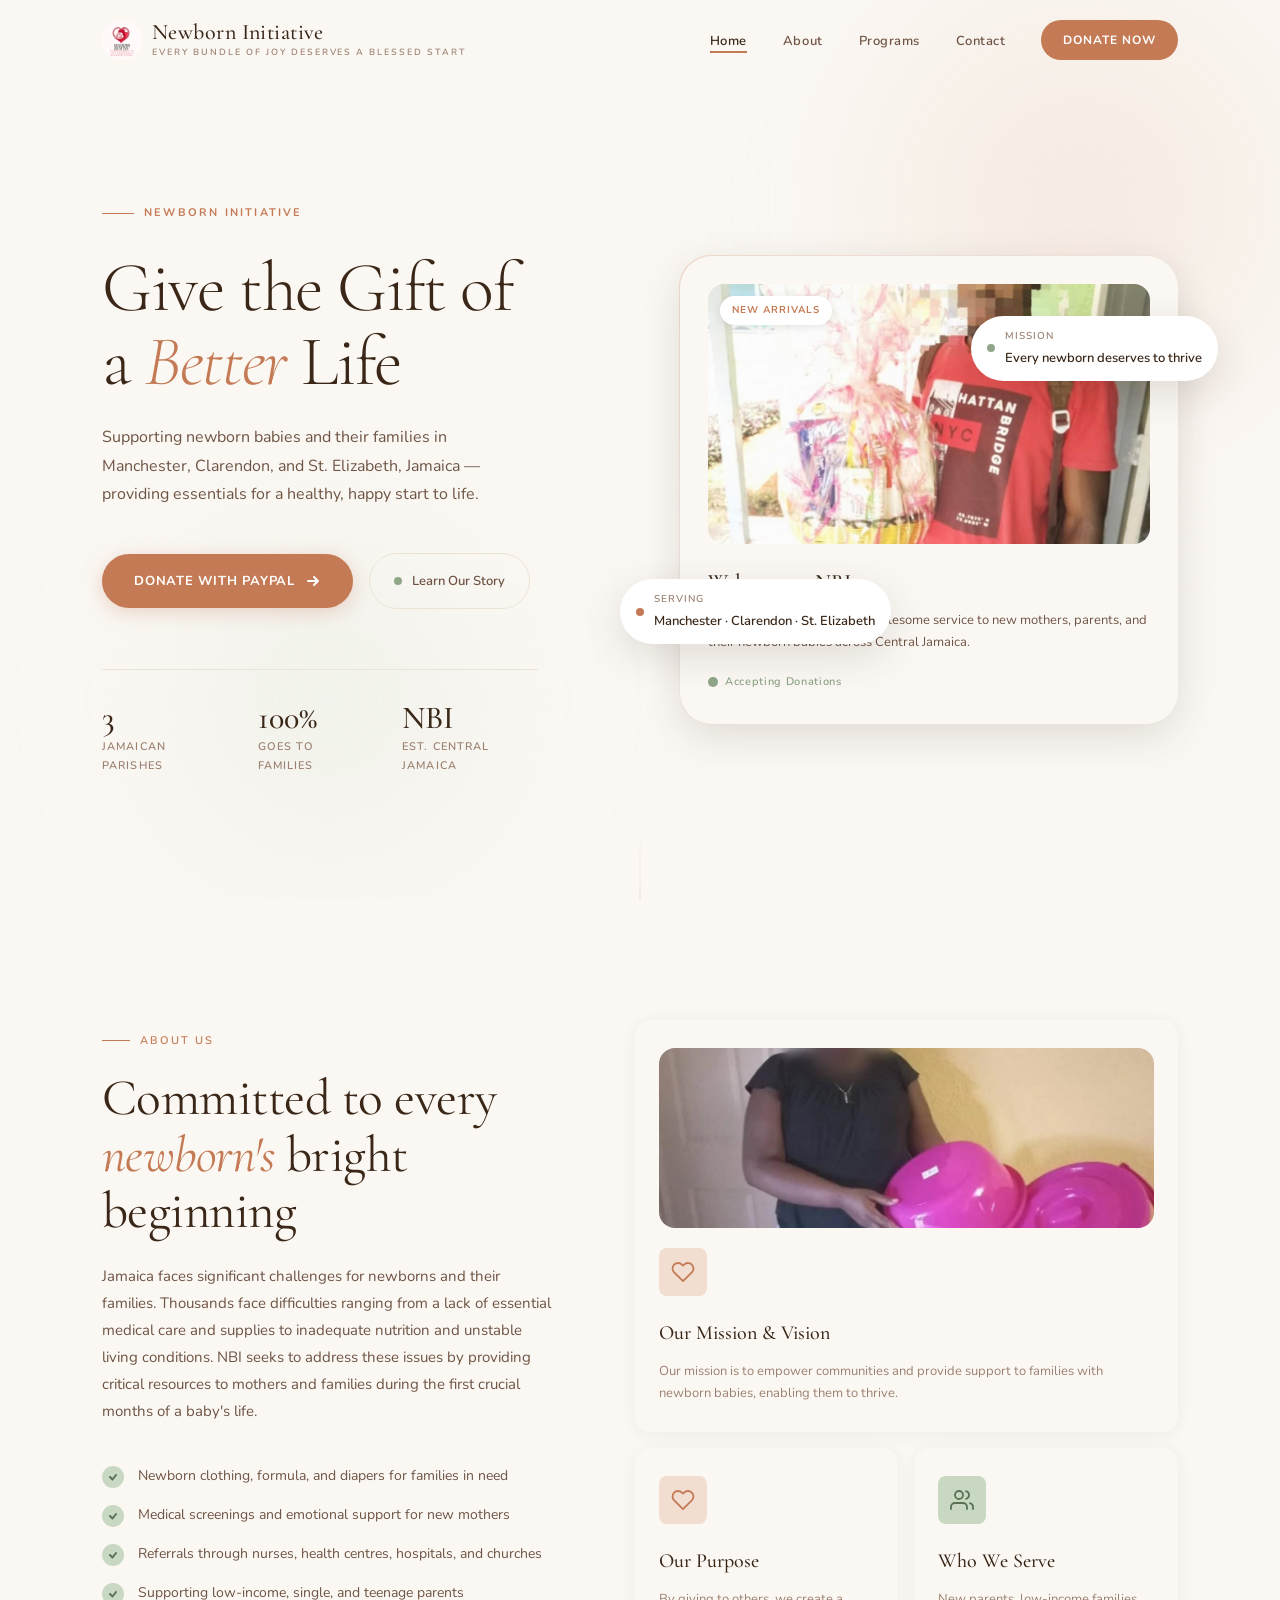
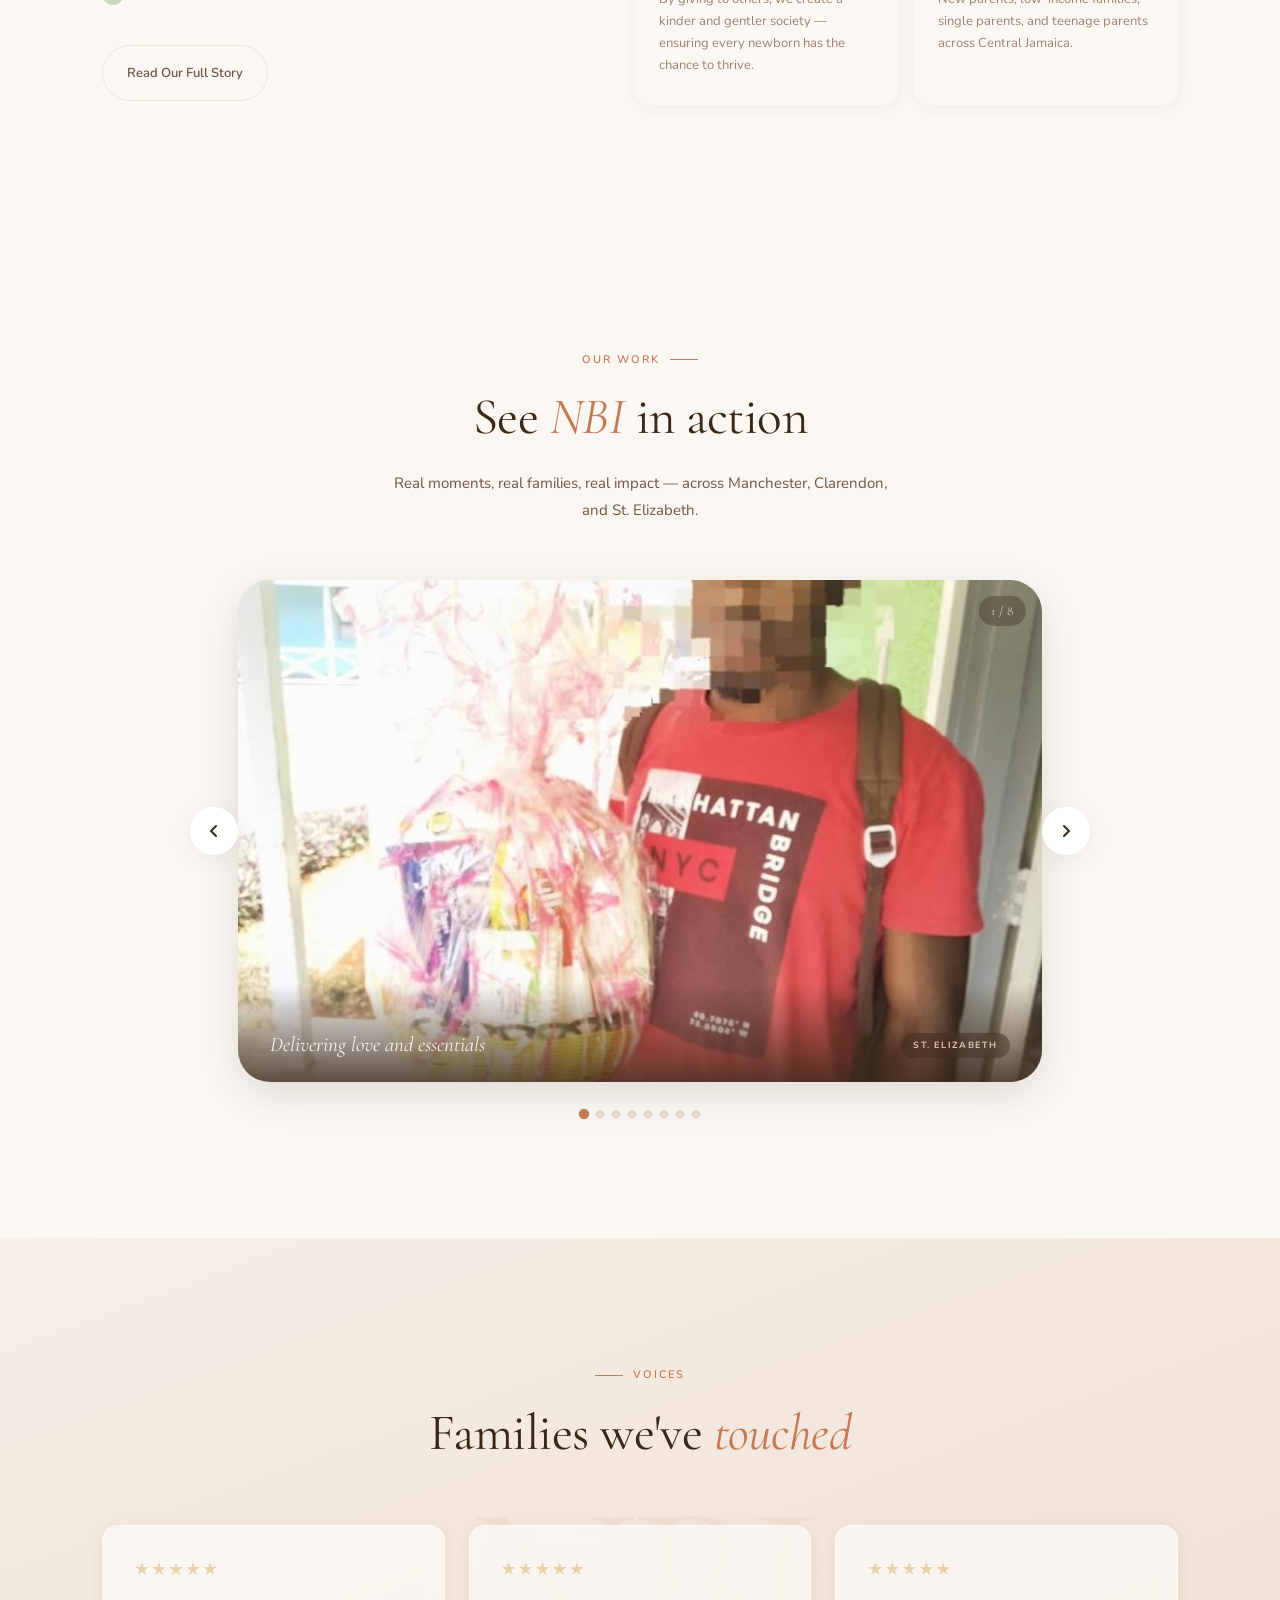
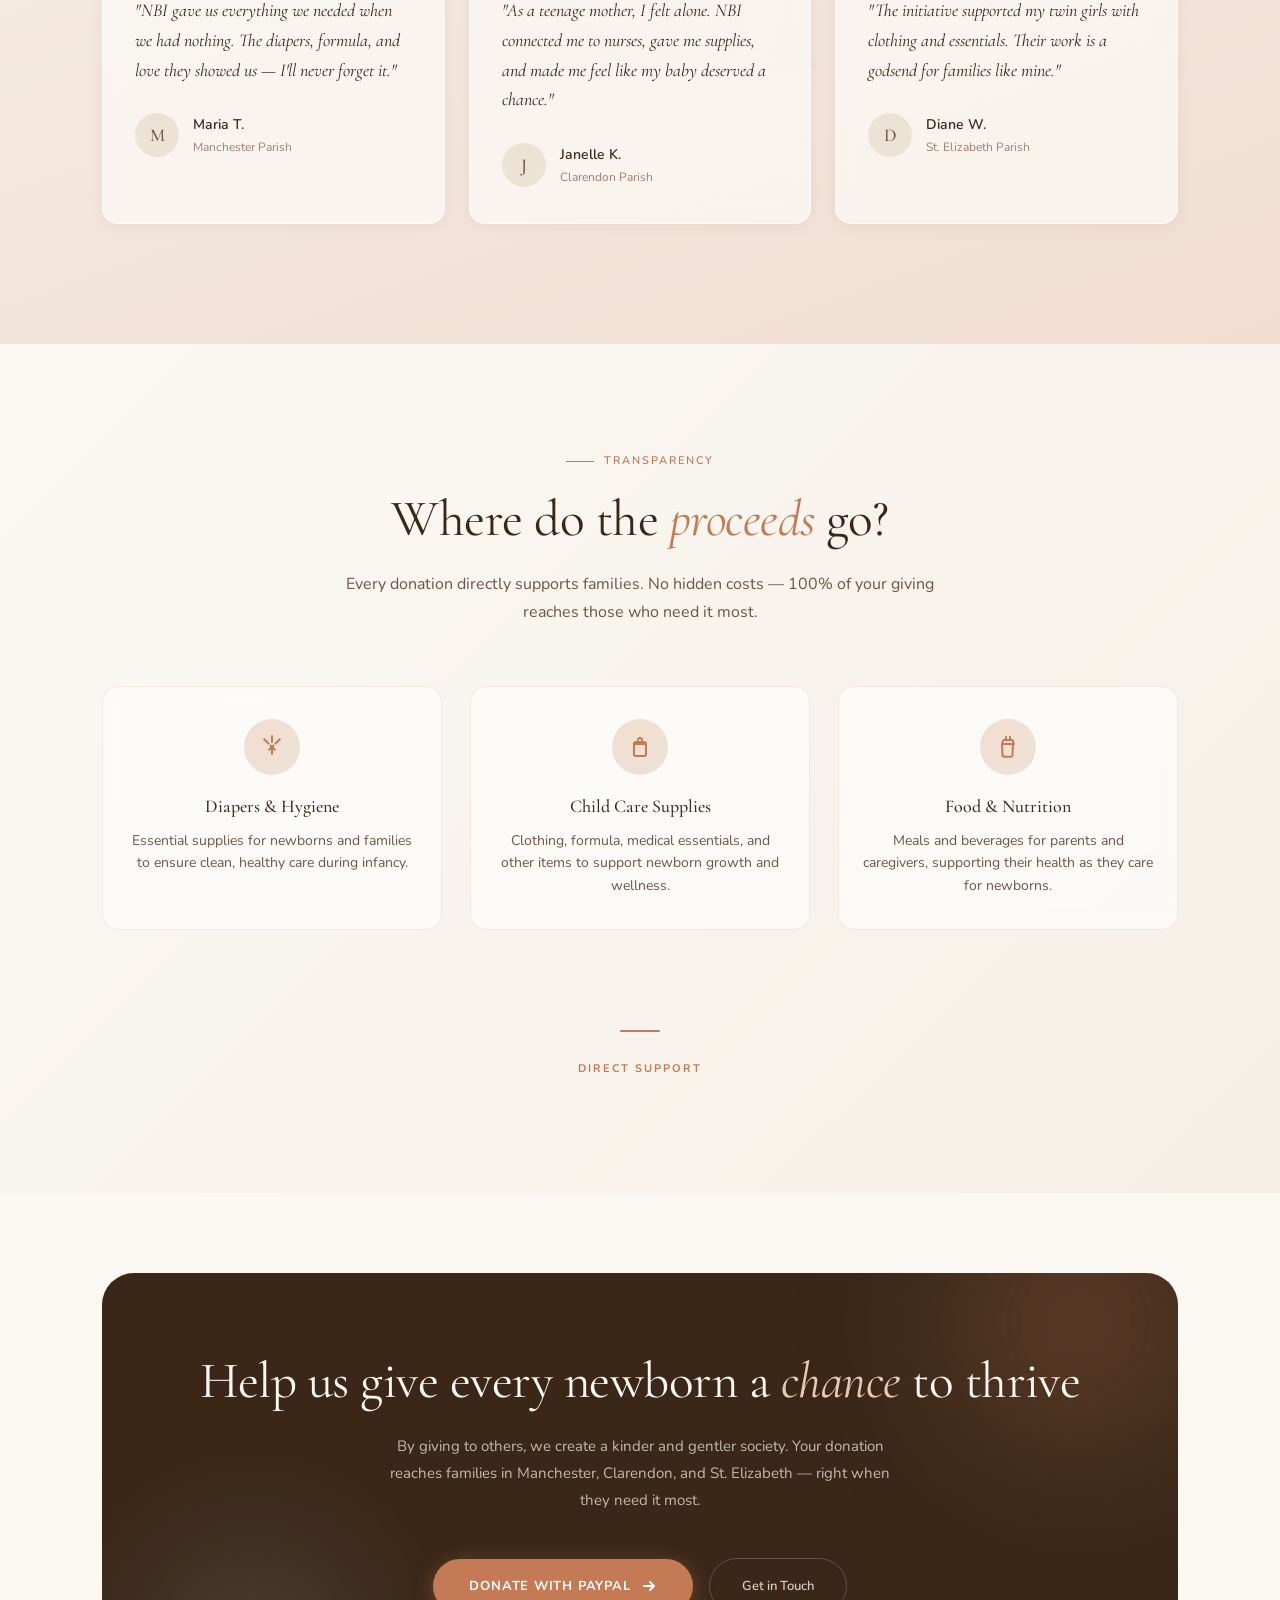
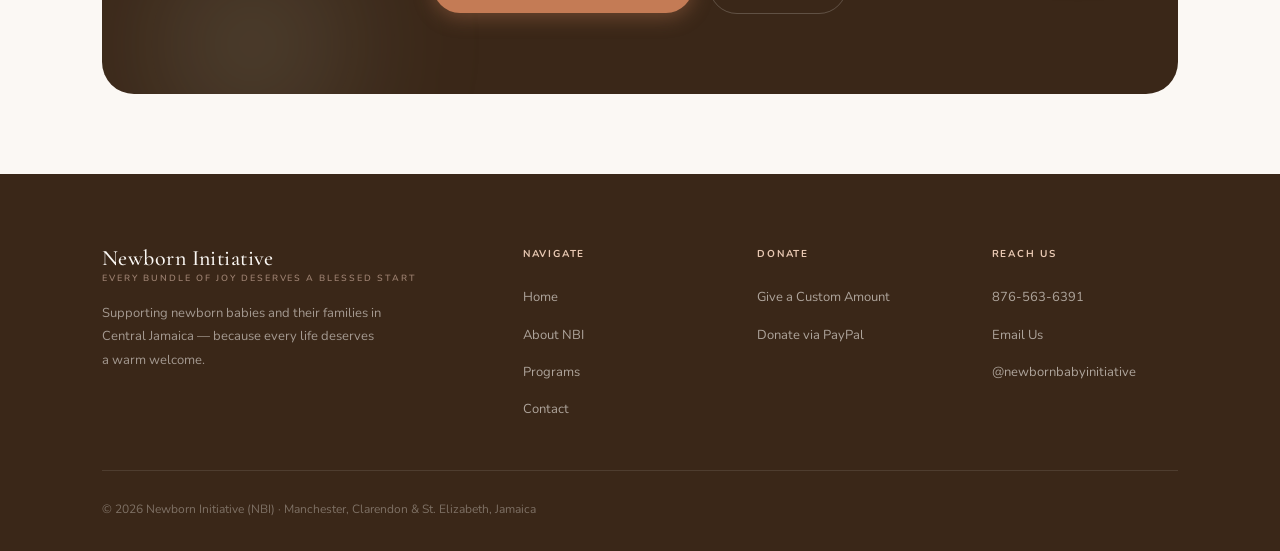
<file: index.html>
<!DOCTYPE html>
<html lang="en">
<head>
  <meta charset="UTF-8">
  <meta name="viewport" content="width=device-width, initial-scale=1.0">
  <meta name="theme-color" content="#C47B55">

  <!-- Primary SEO -->
  <title>Newborn Initiative Jamaica | NBI — Every Bundle Of Joy Deserves A Blessed Start</title>
  <meta name="description" content="Supporting newborn babies and families in Manchester, Clarendon &amp; St. Elizabeth, Jamaica. We provide essentials, formula, diapers and care. Every donation helps. Give today.">
  <meta name="keywords" content="newborn support Jamaica, newborn initiative Jamaica, NBI, newborn initiative, Manchester Jamaica, Clarendon Jamaica, St Elizabeth Jamaica, donate Jamaica charity">
  <link rel="canonical" href="https://jojo6550.github.io/newborn-baby-initiat/">

  <!-- Open Graph -->
  <meta property="og:type"        content="website">
  <meta property="og:site_name"   content="Newborn Initiative">
  <meta property="og:title"       content="Newborn Initiative Jamaica | NBI">
  <meta property="og:description" content="Supporting newborn babies and families in Manchester, Clarendon &amp; St. Elizabeth, Jamaica with essentials, formula and care. Donate today.">
  <meta property="og:url"         content="https://jojo6550.github.io/newborn-baby-initiat/">
  <meta property="og:image"       content="https://jojo6550.github.io/newborn-baby-initiat/images/icons/favicons/og-image.jpeg">
  <meta property="og:image:width"  content="1200">
  <meta property="og:image:height" content="630">
  <meta property="og:image:alt"   content="Newborn Initiative team delivering care packages in Jamaica">
  <meta property="og:locale"      content="en_JM">

  <!-- Twitter / X Card -->
  <meta name="twitter:card"        content="summary_large_image">
  <meta name="twitter:title"       content="Newborn Initiative Jamaica | NBI">
  <meta name="twitter:description" content="Supporting newborn babies and families in Manchester, Clarendon &amp; St. Elizabeth, Jamaica. Donate essentials and care today.">
  <meta name="twitter:image"       content="https://jojo6550.github.io/newborn-baby-initiat/images/icons/logo.jpeg">

  <!-- JSON-LD Structured Data -->
  <script type="application/ld+json">
  {
    "@context": "https://schema.org",
    "@type": "NGO",
    "name": "Newborn Initiative",
    "alternateName": "NBI",
    "description": "Supporting newborn babies and their families in Manchester, Clarendon, and St. Elizabeth, Jamaica with essentials, formula, diapers and care.",
    "url": "https://jojo6550.github.io/newborn-baby-initiat/",
    "logo": "https://jojo6550.github.io/newborn-baby-initiat/images/icons/logo.jpeg",
    "telephone": "+18765636391",
    "email": "newbornbabyinitiative@gmail.com",
    "sameAs": ["https://www.instagram.com/newbornbabyinitiative"],
    "areaServed": [
      { "@type": "AdministrativeArea", "name": "Manchester, Jamaica" },
      { "@type": "AdministrativeArea", "name": "Clarendon, Jamaica" },
      { "@type": "AdministrativeArea", "name": "St. Elizabeth, Jamaica" }
    ],
    "contactPoint": {
      "@type": "ContactPoint",
      "telephone": "+18765636391",
      "email": "newbornbabyinitiative@gmail.com",
      "contactType": "customer support",
      "areaServed": "JM",
      "availableLanguage": "English"
    }
  }
  </script>

  <!-- Favicons -->
  <link rel="icon"             type="image/x-icon"             href="images/icons/favicons/favicon.ico">
  <link rel="icon"             type="image/png" sizes="16x16"  href="images/icons/favicons/favicon-16x16.png">
  <link rel="icon"             type="image/png" sizes="32x32"  href="images/icons/favicons/favicon-32x32.png">
  <link rel="apple-touch-icon" sizes="180x180"                 href="images/icons/favicons/apple-touch-icon.png">
  <link rel="manifest"                                         href="images/icons/favicons/site.webmanifest">

  <!-- Fonts -->
  <link rel="preconnect" href="https://fonts.googleapis.com">
  <link rel="preconnect" href="https://fonts.gstatic.com" crossorigin>
  <link href="https://fonts.googleapis.com/css2?family=Cormorant+Garamond:ital,wght@0,300;0,400;0,500;0,600;1,300;1,400;1,500&family=Nunito:wght@300;400;500;600&display=swap" rel="stylesheet">
  <link rel="stylesheet" href="assets/css/main.css">
</head>
<body>

<!-- ── Navigation ───────────────────────────────── -->
<nav id="nav">
  <div class="container">
    <div class="nav-inner">
      <a href="#/" class="nav-logo" aria-label="Newborn Initiative — home">
        <img src="images/icons/logo.jpeg" alt="Newborn Initiative logo" class="nav-logo-img">
        <div>
          <div class="nav-logo-name">Newborn Initiative</div>
          <div class="nav-logo-tag">Every Bundle Of Joy Deserves A Blessed Start</div>
        </div>
      </a>

      <ul class="nav-links" id="navLinks" role="list">
        <li><a href="#/"         data-nav>Home</a></li>
        <li><a href="#/about"    data-nav>About</a></li>
        <li><a href="#/programs" data-nav>Programs</a></li>
        <li><a href="#/contact"  data-nav>Contact</a></li>
        <li><a href="#/donate"   data-nav class="nav-cta">Donate Now</a></li>
      </ul>

      <button type="button" class="nav-burger" id="navBurger" aria-label="Toggle navigation" aria-expanded="false" aria-controls="navLinks">
        <span></span><span></span><span></span>
      </button>
    </div>
  </div>
</nav>

<!-- ── Router outlet ────────────────────────────── -->
<main id="app" role="main"></main>

<!-- ── Footer ───────────────────────────────────── -->
<footer role="contentinfo">
  <div class="container">
    <div class="footer-top">
      <div class="footer-brand">
        <div class="nav-logo-name footer-logo-name">Newborn Initiative</div>
        <div class="nav-logo-tag" style="margin-bottom:16px;">Every Bundle Of Joy Deserves A Blessed Start</div>
        <p class="footer-tagline">Supporting newborn babies and their families in Central Jamaica — because every life deserves a warm welcome.</p>
      </div>
      <div>
        <div class="footer-col-title">Navigate</div>
        <ul class="footer-links" role="list">
          <li><a href="#/">Home</a></li>
          <li><a href="#/about">About NBI</a></li>
          <li><a href="#/programs">Programs</a></li>
          <li><a href="#/contact">Contact</a></li>
        </ul>
      </div>
      <div>
        <div class="footer-col-title">Donate</div>
        <ul class="footer-links" role="list">
          <li><a href="#/donate">Give a Custom Amount</a></li>
          <li><a href="#/donate">Donate via PayPal</a></li>
        </ul>
      </div>
      <div>
        <div class="footer-col-title">Reach Us</div>
        <ul class="footer-links" role="list">
          <li><a href="tel:+18765636391">876-563-6391</a></li>
          <li><a href="mailto:newbornbabyinitiative@gmail.com">Email Us</a></li>
          <li><a href="https://www.instagram.com/newbornbabyinitiative?utm_source=qr&igsh=dmhvdDlkN2tjMDR6" target="_blank" rel="noopener noreferrer">@newbornbabyinitiative</a></li>
        </ul>
      </div>
    </div>
    <div class="footer-bottom">
      <div class="footer-copy">© 2026 Newborn Initiative (NBI) · Manchester, Clarendon &amp; St. Elizabeth, Jamaica</div>
    </div>
  </div>
</footer>

<script type="module" src="assets/js/app.js"></script>
</body>
</html>
</file>
<file: assets/css/main.css>
/* ── Design Tokens ─────────────────────────────── */
:root {
  --warm-white:   #FBF8F4;
  --cream:        #F5EFE6;
  --cream-deep:   #EDE3D5;
  --blush:        #E8C8B2;
  --blush-light:  #F2DDD1;
  --terracotta:   #C47B55;
  --terracotta-d: #A5623D;
  --sage:         #8FA688;
  --sage-light:   #C8D8C3;
  --warm-brown:   #3A2718;
  --mid-brown:    #6E5444;
  --muted-brown:  #9C8070;
  --gold:         #BF9248;
  --gold-light:   #E8D4AA;

  --font-display: 'Cormorant Garamond', Georgia, serif;
  --font-body:    'Nunito', sans-serif;

  --radius-sm:  8px;
  --radius-md:  16px;
  --radius-lg:  32px;
  --radius-xl:  64px;

  --shadow-soft: 0 4px 24px rgba(58,39,24,0.08);
  --shadow-card: 0 2px 16px rgba(58,39,24,0.06);
  --shadow-lift: 0 12px 40px rgba(58,39,24,0.14);

  --transition: 0.35s cubic-bezier(0.4, 0, 0.2, 1);
}

/* ── Reset & Base ──────────────────────────────── */
*, *::before, *::after { box-sizing: border-box; margin: 0; padding: 0; }
html { scroll-behavior: smooth; }
body {
  font-family: var(--font-body);
  background: var(--warm-white);
  color: var(--warm-brown);
  line-height: 1.7;
  font-weight: 400;
  overflow-x: hidden;
}
img { max-width: 100%; display: block; }
a  { color: inherit; text-decoration: none; }

/* ── Utility ───────────────────────────────────── */
.container {
  max-width: 1140px;
  margin: 0 auto;
  padding: 0 32px;
}

.section-label {
  display: inline-flex;
  align-items: center;
  gap: 10px;
  font-family: var(--font-body);
  font-size: 11px;
  font-weight: 600;
  letter-spacing: 0.18em;
  text-transform: uppercase;
  color: var(--terracotta);
  margin-bottom: 20px;
}
.section-label::before {
  content: '';
  display: block;
  width: 28px;
  height: 1px;
  background: var(--terracotta);
}

h2 {
  font-family: var(--font-display);
  font-size: clamp(32px, 4vw, 52px);
  font-weight: 400;
  line-height: 1.1;
  color: var(--warm-brown);
  margin-bottom: 24px;
  letter-spacing: -0.01em;
}
h2 em { font-style: italic; color: var(--terracotta); }

/* ── Page Transitions ──────────────────────────── */
#app {
  min-height: 80vh;
  transition: opacity 0.2s ease, transform 0.2s ease;
}
#app.page-exit  { opacity: 0; transform: translateY(8px); }
#app.page-enter { opacity: 0; transform: translateY(-8px); }

/* ── Scroll Reveal ─────────────────────────────── */
@keyframes fadeUp {
  from { opacity: 0; transform: translateY(24px); }
  to   { opacity: 1; transform: translateY(0); }
}
@keyframes fadeIn {
  from { opacity: 0; }
  to   { opacity: 1; }
}
@keyframes floatBlob {
  0%, 100% { transform: translateY(0) scale(1); }
  50%       { transform: translateY(-18px) scale(1.04); }
}

.reveal {
  opacity: 0;
  transform: translateY(28px);
  transition: opacity 0.7s ease, transform 0.7s ease;
}
.reveal.visible { opacity: 1; transform: translateY(0); }
.reveal-delay-1 { transition-delay: 0.12s; }
.reveal-delay-2 { transition-delay: 0.24s; }
.reveal-delay-3 { transition-delay: 0.36s; }

/* ── Buttons ───────────────────────────────────── */
.btn-primary {
  display: inline-flex;
  align-items: center;
  gap: 10px;
  background: var(--terracotta);
  color: white;
  font-family: var(--font-body);
  font-size: 13px;
  font-weight: 700;
  letter-spacing: 0.06em;
  text-transform: uppercase;
  padding: 16px 32px;
  border-radius: var(--radius-xl);
  border: none;
  cursor: pointer;
  transition: background var(--transition), transform var(--transition), box-shadow var(--transition);
  box-shadow: 0 4px 20px rgba(196,123,85,0.3);
}
.btn-primary svg { width: 16px; height: 16px; }
.btn-primary:hover {
  background: var(--terracotta-d);
  transform: translateY(-2px);
  box-shadow: 0 8px 28px rgba(196,123,85,0.4);
}

.btn-ghost {
  display: inline-flex;
  align-items: center;
  gap: 10px;
  background: transparent;
  color: var(--mid-brown);
  font-size: 13px;
  font-weight: 600;
  padding: 16px 24px;
  border-radius: var(--radius-xl);
  border: 1.5px solid var(--cream-deep);
  cursor: pointer;
  transition: border-color var(--transition), color var(--transition), transform var(--transition);
}
.btn-ghost:hover {
  border-color: var(--blush);
  color: var(--warm-brown);
  transform: translateY(-1px);
}
.btn-ghost-dot {
  width: 8px; height: 8px;
  background: var(--sage);
  border-radius: 50%;
  animation: pulse 2s infinite;
}
@keyframes pulse {
  0%, 100% { box-shadow: 0 0 0 0 rgba(143,166,136,0.4); }
  50%       { box-shadow: 0 0 0 6px rgba(143,166,136,0); }
}

.btn-program {
  display: block;
  text-align: center;
  padding: 14px 28px;
  border-radius: var(--radius-xl);
  font-size: 12px;
  font-weight: 700;
  letter-spacing: 0.1em;
  text-transform: uppercase;
  transition: background var(--transition), transform var(--transition), box-shadow var(--transition);
  cursor: pointer;
  border: none;
}
.btn-program-outline {
  background: transparent;
  border: 1.5px solid var(--cream-deep);
  color: var(--mid-brown);
}
.btn-program-outline:hover {
  background: var(--warm-white);
  border-color: var(--blush);
  transform: translateY(-1px);
}
.btn-program-fill {
  background: var(--terracotta);
  color: white;
  box-shadow: 0 4px 16px rgba(196,123,85,0.3);
}
.btn-program-fill:hover {
  background: var(--terracotta-d);
  transform: translateY(-2px);
  box-shadow: 0 8px 24px rgba(196,123,85,0.4);
}
.btn-program-white {
  background: var(--warm-white);
  color: var(--warm-brown);
  box-shadow: 0 4px 16px rgba(58,39,24,0.12);
}
.btn-program-white:hover {
  transform: translateY(-2px);
  box-shadow: 0 8px 24px rgba(58,39,24,0.18);
}

/* ── Navigation ────────────────────────────────── */
nav {
  position: fixed;
  top: 0; left: 0; right: 0;
  z-index: 100;
  padding: 20px 0;
  transition: background var(--transition), box-shadow var(--transition), padding var(--transition);
  animation: fadeIn 0.8s ease both;
}
nav.scrolled {
  background: rgba(251,248,244,0.94);
  backdrop-filter: blur(16px);
  -webkit-backdrop-filter: blur(16px);
  box-shadow: 0 1px 0 var(--cream-deep);
  padding: 14px 0;
}

.nav-inner {
  display: flex;
  align-items: center;
  justify-content: space-between;
}

.nav-logo {
  display: flex;
  flex-direction: row;
  align-items: center;
  gap: 10px;
  text-decoration: none;
}
.nav-logo-img {
  width: 40px;
  height: 40px;
  border-radius: 50%;
  object-fit: cover;
  flex-shrink: 0;
}
.nav-logo-name {
  font-family: var(--font-display);
  font-size: 22px;
  font-weight: 500;
  color: var(--warm-brown);
  letter-spacing: 0.02em;
  line-height: 1.1;
}
.nav-logo-tag {
  font-size: 9px;
  font-weight: 600;
  letter-spacing: 0.22em;
  text-transform: uppercase;
  color: var(--muted-brown);
}

.nav-links {
  display: flex;
  align-items: center;
  gap: 36px;
  list-style: none;
}
.nav-links a {
  font-size: 13px;
  font-weight: 600;
  color: var(--mid-brown);
  letter-spacing: 0.04em;
  transition: color var(--transition);
  position: relative;
}
.nav-links a::after {
  content: '';
  position: absolute;
  bottom: -3px; left: 0; right: 0;
  height: 1.5px;
  background: var(--terracotta);
  transform: scaleX(0);
  transform-origin: left;
  transition: transform var(--transition);
}
.nav-links a:hover,
.nav-links a.active { color: var(--warm-brown); }
.nav-links a:hover::after,
.nav-links a.active::after { transform: scaleX(1); }

.nav-cta {
  display: inline-flex;
  align-items: center;
  background: var(--terracotta) !important;
  color: white !important;
  padding: 10px 22px;
  border-radius: var(--radius-xl);
  font-size: 12px !important;
  font-weight: 700 !important;
  letter-spacing: 0.08em !important;
  text-transform: uppercase;
  transition: background var(--transition), transform var(--transition) !important;
}
.nav-cta::after { display: none !important; }
.nav-cta:hover {
  background: var(--terracotta-d) !important;
  transform: translateY(-1px) !important;
}

.nav-burger {
  display: none;
  flex-direction: column;
  gap: 5px;
  background: none;
  border: none;
  cursor: pointer;
  padding: 4px;
}
.nav-burger span {
  display: block;
  width: 24px; height: 2px;
  background: var(--warm-brown);
  border-radius: 2px;
  transition: transform var(--transition), opacity var(--transition);
}
.nav-burger.open span:nth-child(1) { transform: translateY(7px) rotate(45deg); }
.nav-burger.open span:nth-child(2) { opacity: 0; }
.nav-burger.open span:nth-child(3) { transform: translateY(-7px) rotate(-45deg); }

/* ── Image Placeholder ─────────────────────────── */
.img-placeholder {
  background: var(--cream-deep);
  border-radius: var(--radius-md);
  display: flex;
  flex-direction: column;
  align-items: center;
  justify-content: center;
  gap: 12px;
  color: var(--muted-brown);
  font-size: 12px;
  font-weight: 600;
  letter-spacing: 0.08em;
  text-transform: uppercase;
}
.img-placeholder svg { width: 32px; height: 32px; opacity: 0.4; }

/* ── Hero ──────────────────────────────────────── */
.hero {
  display: grid;
  grid-template-columns: 1fr 1fr;
  min-height: 100vh;
  padding-top: 80px;
  position: relative;
  overflow: hidden;
  background: var(--warm-white);
}
.hero-bg-blob {
  position: absolute;
  border-radius: 50%;
  filter: blur(80px);
  pointer-events: none;
  animation: floatBlob 8s ease-in-out infinite;
}
.hero-bg-blob-1 {
  width: 600px; height: 600px;
  background: radial-gradient(circle, rgba(232,200,178,0.35), transparent 70%);
  top: -100px; right: -100px;
  animation-delay: 0s;
}
.hero-bg-blob-2 {
  width: 400px; height: 400px;
  background: radial-gradient(circle, rgba(200,216,195,0.3), transparent 70%);
  bottom: 0; left: 10%;
  animation-delay: 4s;
}
.hero-content {
  padding: 80px max(32px, calc((100vw - 1140px)/2 + 32px)) 80px max(32px, calc((100vw - 1140px)/2 + 32px));
  display: flex;
  flex-direction: column;
  justify-content: center;
  animation: fadeUp 0.9s ease both;
}
.hero-eyebrow {
  display: inline-flex;
  align-items: center;
  gap: 10px;
  font-size: 11px;
  font-weight: 700;
  letter-spacing: 0.2em;
  text-transform: uppercase;
  color: var(--terracotta);
  margin-bottom: 28px;
}
.hero-eyebrow span {
  display: block;
  width: 32px; height: 1px;
  background: var(--terracotta);
}
h1 {
  font-family: var(--font-display);
  font-size: clamp(44px, 5.5vw, 76px);
  font-weight: 300;
  line-height: 1.05;
  color: var(--warm-brown);
  margin-bottom: 24px;
  letter-spacing: -0.02em;
}
h1 em { font-style: italic; color: var(--terracotta); }
.hero-sub {
  font-size: 16px;
  color: var(--mid-brown);
  line-height: 1.8;
  max-width: 460px;
  margin-bottom: 44px;
}
.hero-actions {
  display: flex;
  align-items: center;
  gap: 16px;
  margin-bottom: 60px;
  flex-wrap: wrap;
}
.hero-stats {
  display: flex;
  gap: 36px;
  padding-top: 32px;
  border-top: 1px solid var(--cream-deep);
}
.stat-num {
  font-family: var(--font-display);
  font-size: 32px;
  font-weight: 500;
  color: var(--warm-brown);
  line-height: 1;
  margin-bottom: 4px;
}
.stat-label {
  font-size: 11px;
  font-weight: 600;
  letter-spacing: 0.1em;
  text-transform: uppercase;
  color: var(--muted-brown);
}

.hero-visual {
  padding: 80px max(32px, calc((100vw - 1140px)/2 + 32px)) 80px 40px;
  display: flex;
  align-items: center;
  animation: fadeUp 0.9s 0.2s ease both;
  opacity: 0;
  animation-fill-mode: forwards;
}
.hero-card-main {
  background: var(--warm-white);
  border-radius: var(--radius-lg);
  padding: 28px;
  box-shadow: var(--shadow-lift);
  position: relative;
}
.hero-card-main::before {
  content: '';
  position: absolute;
  inset: -1px;
  border-radius: var(--radius-lg);
  background: linear-gradient(135deg, var(--blush-light), transparent 60%);
  z-index: -1;
}
.hero-card-img {
  border-radius: var(--radius-md);
  overflow: hidden;
  margin-bottom: 20px;
  position: relative;
  height: 260px;
  background: var(--cream);
}
.hero-card-badge {
  position: absolute;
  top: 12px; left: 12px;
  background: white;
  font-size: 10px;
  font-weight: 700;
  letter-spacing: 0.1em;
  text-transform: uppercase;
  color: var(--terracotta);
  padding: 6px 12px;
  border-radius: var(--radius-xl);
  box-shadow: 0 2px 8px rgba(58,39,24,0.1);
}
.hero-card-title {
  font-family: var(--font-display);
  font-size: 22px;
  font-weight: 500;
  color: var(--warm-brown);
  margin-bottom: 8px;
}
.hero-card-text {
  font-size: 13px;
  color: var(--mid-brown);
  line-height: 1.7;
  margin-bottom: 16px;
}
.hero-card-tag {
  display: inline-flex;
  align-items: center;
  gap: 7px;
  font-size: 11px;
  font-weight: 600;
  color: var(--sage);
  letter-spacing: 0.06em;
}
.hero-card-tag svg { color: var(--sage); }

.floating-pill {
  position: absolute;
  display: flex;
  align-items: center;
  gap: 10px;
  background: white;
  border-radius: var(--radius-xl);
  padding: 12px 16px;
  box-shadow: var(--shadow-lift);
  animation: floatBlob 6s ease-in-out infinite;
}
.floating-pill-1 { bottom: 80px; left: -60px; animation-delay: 1s; }
.floating-pill-2 { top: 60px;    right: -40px; animation-delay: 3s; }
.pill-dot {
  width: 8px; height: 8px;
  background: var(--terracotta);
  border-radius: 50%;
  flex-shrink: 0;
}
.pill-dot-green { background: var(--sage); }

/* ── Mission ───────────────────────────────────── */
.mission {
  padding: 120px 0;
  position: relative;
}
.mission::before {
  content: '';
  position: absolute;
  top: -80px; left: 50%;
  transform: translateX(-50%);
  width: 1px; height: 80px;
  background: linear-gradient(to bottom, transparent, var(--cream-deep));
}
.mission-grid {
  display: grid;
  grid-template-columns: 1fr 1.2fr;
  gap: 80px;
  align-items: center;
}
.mission-body {
  font-size: 15px;
  color: var(--mid-brown);
  line-height: 1.8;
  margin-bottom: 40px;
}
.mission-list {
  list-style: none;
  display: flex;
  flex-direction: column;
  gap: 16px;
}
.mission-list li {
  display: flex;
  align-items: flex-start;
  gap: 14px;
  font-size: 14px;
  color: var(--mid-brown);
  line-height: 1.6;
}
.check-icon {
  width: 22px; height: 22px;
  background: var(--sage-light);
  border-radius: 50%;
  display: flex;
  align-items: center;
  justify-content: center;
  flex-shrink: 0;
  margin-top: 1px;
}
.check-icon svg { width: 10px; height: 10px; color: #5a7254; }

.mission-visual {
  display: grid;
  grid-template-columns: 1fr 1fr;
  gap: 16px;
}
.mission-card {
  background: var(--warm-white);
  border-radius: var(--radius-md);
  padding: 28px 24px;
  box-shadow: var(--shadow-card);
  transition: transform var(--transition), box-shadow var(--transition);
}
.mission-card:hover { transform: translateY(-4px); box-shadow: var(--shadow-lift); }
.mission-card:first-child { grid-column: span 2; }
.mission-card-icon {
  width: 48px; height: 48px;
  background: var(--blush-light);
  border-radius: var(--radius-sm);
  margin-bottom: 20px;
  display: flex;
  align-items: center;
  justify-content: center;
}
.mission-card:nth-child(3) .mission-card-icon { background: var(--sage-light); }
.mission-card-icon svg { width: 24px; height: 24px; }
.mission-card-title {
  font-family: var(--font-display);
  font-size: 20px;
  font-weight: 500;
  margin-bottom: 10px;
  color: var(--warm-brown);
}
.mission-card-text { font-size: 13px; color: var(--muted-brown); line-height: 1.7; }

/* ── Programs / Donate ─────────────────────────── */
.programs {
  padding: 120px 0;
  position: relative;
}
.programs-header {
  text-align: center;
  max-width: 600px;
  margin: 0 auto 72px;
}
.programs-header .section-label { justify-content: center; }
.programs-header .section-label::before { display: none; }
.programs-header .section-label::after {
  content: '';
  display: block;
  width: 28px; height: 1px;
  background: var(--terracotta);
}
.programs-grid {
  display: grid;
  grid-template-columns: repeat(3, 1fr);
  gap: 24px;
}
.program-card {
  background: var(--cream);
  border-radius: var(--radius-lg);
  padding: 40px 36px;
  position: relative;
  overflow: hidden;
  transition: transform var(--transition), box-shadow var(--transition);
  cursor: pointer;
  border: 1px solid transparent;
}
.program-card:hover { transform: translateY(-6px); box-shadow: var(--shadow-lift); border-color: var(--blush); }
.program-card-featured { background: var(--warm-brown); color: var(--warm-white); }
.program-card-featured .program-title,
.program-card-featured .program-price { color: var(--warm-white); }
.program-card-featured .program-text { color: rgba(251,248,244,0.72); }
.program-card-featured .program-tag { background: rgba(251,248,244,0.15); color: var(--blush); }
.program-card-accent {
  position: absolute;
  top: 0; right: 0;
  width: 120px; height: 120px;
  background: radial-gradient(circle, rgba(232,200,178,0.25), transparent 70%);
  border-radius: 0 var(--radius-lg) 0 100%;
}
.program-card-featured .program-card-accent {
  background: radial-gradient(circle, rgba(251,248,244,0.08), transparent 70%);
}
.program-tag {
  display: inline-flex;
  align-items: center;
  background: var(--blush-light);
  color: var(--terracotta);
  font-size: 10px;
  font-weight: 700;
  letter-spacing: 0.14em;
  text-transform: uppercase;
  padding: 5px 12px;
  border-radius: 20px;
  margin-bottom: 24px;
}
.program-title {
  font-family: var(--font-display);
  font-size: 28px;
  font-weight: 500;
  color: var(--warm-brown);
  margin-bottom: 12px;
  line-height: 1.2;
}
.program-text { font-size: 13px; color: var(--mid-brown); line-height: 1.75; margin-bottom: 28px; }
.program-price {
  font-family: var(--font-display);
  font-size: 42px;
  font-weight: 300;
  color: var(--warm-brown);
  line-height: 1;
  margin-bottom: 6px;
}
.program-price span { font-family: var(--font-body); font-size: 13px; font-weight: 400; color: var(--muted-brown); }
.program-divider { height: 1px; background: var(--cream-deep); margin: 24px 0; }
.program-card-featured .program-divider { background: rgba(251,248,244,0.15); }
.program-features { list-style: none; display: flex; flex-direction: column; gap: 10px; margin-bottom: 32px; }
.program-features li { font-size: 13px; color: var(--mid-brown); display: flex; align-items: center; gap: 10px; }
.program-card-featured .program-features li { color: rgba(251,248,244,0.75); }
.program-features li::before {
  content: '';
  width: 5px; height: 5px;
  border-radius: 50%;
  background: var(--sage);
  flex-shrink: 0;
}
.program-card-featured .program-features li::before { background: var(--blush); }

/* ── Testimonials ──────────────────────────────── */
.testimonials {
  padding: 120px 0;
  background: linear-gradient(160deg, var(--cream) 0%, var(--blush-light) 100%);
  position: relative;
  overflow: hidden;
}
.testimonials-bg {
  position: absolute;
  top: 50%; left: 50%;
  transform: translate(-50%, -50%);
  font-family: var(--font-display);
  font-size: 240px;
  font-weight: 300;
  color: rgba(196,123,85,0.06);
  white-space: nowrap;
  pointer-events: none;
  user-select: none;
  letter-spacing: -0.05em;
}
.testimonials-header {
  text-align: center;
  max-width: 520px;
  margin: 0 auto 64px;
  position: relative;
  z-index: 1;
}
.testimonials-grid {
  display: grid;
  grid-template-columns: repeat(3, 1fr);
  gap: 24px;
  position: relative;
  z-index: 1;
}
.testimonial-card {
  background: rgba(251,248,244,0.8);
  backdrop-filter: blur(8px);
  border-radius: var(--radius-md);
  padding: 36px 32px;
  box-shadow: var(--shadow-card);
  transition: transform var(--transition), box-shadow var(--transition);
  border: 1px solid rgba(255,255,255,0.7);
}
.testimonial-card:hover { transform: translateY(-4px); box-shadow: var(--shadow-lift); }
.testimonial-stars { display: flex; gap: 3px; margin-bottom: 20px; }
.star {
  width: 14px; height: 14px;
  background: var(--gold-light);
  clip-path: polygon(50% 0%,61% 35%,98% 35%,68% 57%,79% 91%,50% 70%,21% 91%,32% 57%,2% 35%,39% 35%);
}
.testimonial-quote {
  font-family: var(--font-display);
  font-size: 18px;
  font-weight: 400;
  font-style: italic;
  color: var(--warm-brown);
  line-height: 1.65;
  margin-bottom: 28px;
}
.testimonial-author { display: flex; align-items: center; gap: 14px; }
.author-avatar {
  width: 44px; height: 44px;
  border-radius: 50%;
  background: var(--cream-deep);
  display: flex;
  align-items: center;
  justify-content: center;
  font-family: var(--font-display);
  font-size: 18px;
  font-weight: 500;
  color: var(--mid-brown);
  flex-shrink: 0;
}
.author-name { font-weight: 600; font-size: 14px; color: var(--warm-brown); }
.author-role { font-size: 12px; color: var(--muted-brown); }

/* ── Proceeds Section ──────────────────────────── */
.proceeds {
  padding: 100px 0;
  background: linear-gradient(135deg, var(--warm-white) 0%, var(--cream) 100%);
}
.proceeds-header {
  text-align: center;
  max-width: 620px;
  margin: 0 auto 60px;
}
.proceeds-header p {
  font-size: 16px;
  color: var(--mid-brown);
  line-height: 1.7;
}
.proceeds-grid {
  display: grid;
  grid-template-columns: repeat(3, 1fr);
  gap: 28px;
  margin-bottom: 60px;
}
.proceeds-item {
  background: rgba(255,255,255,0.6);
  backdrop-filter: blur(8px);
  border-radius: var(--radius-md);
  padding: 32px 24px;
  text-align: center;
  border: 1px solid rgba(196,123,85,0.15);
  transition: transform var(--transition), box-shadow var(--transition), border-color var(--transition);
}
.proceeds-item:hover {
  transform: translateY(-6px);
  box-shadow: var(--shadow-soft);
  border-color: var(--terracotta);
}
.proceeds-icon {
  width: 56px;
  height: 56px;
  border-radius: 50%;
  background: linear-gradient(135deg, var(--blush-light) 0%, var(--cream-deep) 100%);
  display: flex;
  align-items: center;
  justify-content: center;
  margin: 0 auto 20px;
  color: var(--terracotta);
  flex-shrink: 0;
}
.proceeds-icon svg {
  width: 24px;
  height: 24px;
}
.proceeds-title {
  font-family: var(--font-display);
  font-size: 18px;
  font-weight: 500;
  color: var(--warm-brown);
  margin-bottom: 12px;
  line-height: 1.3;
}
.proceeds-text {
  font-size: 14px;
  color: var(--mid-brown);
  line-height: 1.6;
}
.proceeds-highlight {
  text-align: center;
  padding: 40px 24px 0;
  position: relative;
}
.proceeds-highlight::before {
  content: '';
  display: block;
  width: 40px;
  height: 2px;
  background: var(--terracotta);
  border-radius: 2px;
  margin: 0 auto 28px;
}
.highlight-icon {
  display: none;
}
.highlight-content {
  flex: unset;
  min-width: unset;
}
.highlight-label {
  font-size: 11px;
  font-weight: 700;
  letter-spacing: 0.18em;
  text-transform: uppercase;
  color: var(--terracotta);
  margin-bottom: 14px;
}
.highlight-amount {
  font-size: 16px;
  color: var(--mid-brown);
  line-height: 1.7;
}
.highlight-amount strong {
  font-weight: 700;
  color: var(--warm-brown);
  display: inline;
}

/* Responsive Proceeds Grid */
@media (max-width: 1024px) {
  .proceeds-grid {
    grid-template-columns: repeat(2, 1fr);
    gap: 20px;
  }
}
@media (max-width: 640px) {
  .proceeds {
    padding: 60px 0;
  }
  .proceeds-grid {
    grid-template-columns: 1fr;
    gap: 16px;
  }
  .proceeds-highlight {
    padding: 32px 16px 0;
  }
}

/* ── CTA ───────────────────────────────────────── */
.cta { padding: 80px 0; }
.cta-inner {
  background: var(--warm-brown);
  border-radius: var(--radius-lg);
  padding: 80px 72px;
  text-align: center;
  position: relative;
  overflow: hidden;
}
.cta-orb {
  position: absolute;
  border-radius: 50%;
  filter: blur(60px);
  pointer-events: none;
}
.cta-orb-1 {
  width: 400px; height: 400px;
  background: radial-gradient(circle, rgba(196,123,85,0.3), transparent 70%);
  top: -150px; right: -100px;
}
.cta-orb-2 {
  width: 300px; height: 300px;
  background: radial-gradient(circle, rgba(200,216,195,0.2), transparent 70%);
  bottom: -100px; left: 0;
}
.cta h2 { color: var(--warm-white); position: relative; z-index: 1; }
.cta h2 em { color: var(--blush); }
.cta-text { font-size: 15px; color: rgba(251,248,244,0.7); line-height: 1.8; max-width: 520px; margin: 0 auto 44px; position: relative; z-index: 1; }
.cta-actions { display: flex; align-items: center; justify-content: center; gap: 16px; flex-wrap: wrap; position: relative; z-index: 1; }
.btn-cta-primary {
  display: inline-flex;
  align-items: center;
  gap: 10px;
  background: var(--terracotta);
  color: white;
  font-size: 13px;
  font-weight: 700;
  letter-spacing: 0.06em;
  text-transform: uppercase;
  padding: 16px 36px;
  border-radius: var(--radius-xl);
  transition: background var(--transition), transform var(--transition);
  box-shadow: 0 4px 20px rgba(196,123,85,0.4);
}
.btn-cta-primary:hover { background: var(--terracotta-d); transform: translateY(-2px); }
.btn-cta-outline {
  display: inline-flex;
  align-items: center;
  gap: 10px;
  background: transparent;
  color: rgba(251,248,244,0.8);
  font-size: 13px;
  font-weight: 600;
  padding: 16px 32px;
  border-radius: var(--radius-xl);
  border: 1.5px solid rgba(251,248,244,0.2);
  transition: border-color var(--transition), color var(--transition);
}
.btn-cta-outline:hover { border-color: var(--blush); color: var(--blush); }

/* ── Gallery Section ────────────────────────────── */
.gallery-section { padding: 120px 0; background: var(--warm-white); overflow: hidden; }
.gallery-header { text-align: center; max-width: 560px; margin: 0 auto 56px; padding: 0 32px; }
.gallery-header .section-label { justify-content: center; }
.gallery-header .section-label::before { display: none; }
.gallery-header .section-label::after {
  content: ''; display: block; width: 28px; height: 1px; background: var(--terracotta);
}
.gallery-header p { font-size: 15px; color: var(--mid-brown); line-height: 1.8; margin-top: 12px; }

.gallery-carousel-wrap { position: relative; max-width: 900px; margin: 0 auto; padding: 0 48px; }
.gallery-overflow {
  overflow: hidden; border-radius: var(--radius-lg);
  box-shadow: var(--shadow-lift); position: relative;
}
.gallery-track {
  display: flex;
  transition: transform 0.65s cubic-bezier(0.4, 0, 0.2, 1);
}
.gallery-slide { min-width: 100%; position: relative; aspect-ratio: 16/10; background: var(--cream-deep); }
.gallery-slide img { width: 100%; height: 100%; object-fit: cover; display: block; }

.gallery-slide-caption {
  position: absolute; bottom: 0; left: 0; right: 0;
  background: linear-gradient(to top, rgba(58,39,24,0.82) 0%, transparent 100%);
  padding: 48px 32px 24px;
  display: flex; align-items: flex-end; justify-content: space-between;
}
.gallery-caption-text {
  font-family: var(--font-display); font-size: 21px; font-weight: 400;
  font-style: italic; color: rgba(251,248,244,0.95); line-height: 1.3;
}
.gallery-caption-tag {
  font-size: 9px; font-weight: 700; letter-spacing: 0.18em; text-transform: uppercase;
  color: var(--blush); background: rgba(58,39,24,0.4); backdrop-filter: blur(8px);
  -webkit-backdrop-filter: blur(8px);
  padding: 5px 12px; border-radius: var(--radius-xl); white-space: nowrap;
  flex-shrink: 0; margin-left: 16px;
}
.gallery-counter {
  position: absolute; top: 16px; right: 16px;
  font-family: var(--font-display); font-size: 13px; font-weight: 300;
  color: rgba(251,248,244,0.85); background: rgba(58,39,24,0.35);
  backdrop-filter: blur(8px); -webkit-backdrop-filter: blur(8px);
  padding: 4px 12px; border-radius: var(--radius-xl);
  letter-spacing: 0.05em; z-index: 2;
}

.gallery-nav {
  position: absolute; top: 50%; transform: translateY(-50%);
  background: white; border: none; border-radius: 50%;
  width: 48px; height: 48px; display: flex; align-items: center; justify-content: center;
  cursor: pointer; box-shadow: var(--shadow-soft); z-index: 3;
  transition: background var(--transition), transform var(--transition), box-shadow var(--transition);
}
.gallery-nav:hover { background: var(--terracotta); transform: translateY(-50%) scale(1.08); box-shadow: var(--shadow-lift); }
.gallery-nav:hover svg { color: white; }
.gallery-nav svg { width: 18px; height: 18px; color: var(--warm-brown); transition: color var(--transition); }
.gallery-prev { left: 0; }
.gallery-next { right: 0; }

.gallery-dots { display: flex; justify-content: center; gap: 8px; margin-top: 28px; }
.gallery-dot {
  width: 8px; height: 8px; border-radius: 50%;
  background: var(--cream-deep); border: 1.5px solid var(--blush);
  cursor: pointer; transition: background var(--transition), transform var(--transition);
}
.gallery-dot.active { background: var(--terracotta); border-color: var(--terracotta); transform: scale(1.3); }

/* ── Contact ───────────────────────────────────── */
.contact { padding: 120px 0; }
.contact-grid {
  display: grid;
  grid-template-columns: 1fr 1.4fr;
  gap: 80px;
  align-items: start;
}
.contact-info-text { font-size: 15px; color: var(--mid-brown); line-height: 1.8; margin-bottom: 44px; }
.contact-methods { display: flex; flex-direction: column; gap: 20px; }
.contact-method { display: flex; align-items: center; gap: 16px; }
.contact-icon {
  width: 48px; height: 48px;
  background: var(--blush-light);
  border-radius: var(--radius-sm);
  display: flex;
  align-items: center;
  justify-content: center;
  flex-shrink: 0;
}
.contact-icon svg { width: 18px; height: 18px; color: var(--terracotta); }
.contact-method-label { font-size: 10px; font-weight: 700; letter-spacing: 0.12em; text-transform: uppercase; color: var(--muted-brown); margin-bottom: 3px; }
.contact-method-value { font-size: 14px; font-weight: 600; color: var(--warm-brown); }

.contact-form {
  background: var(--warm-white);
  border-radius: var(--radius-lg);
  padding: 48px;
  box-shadow: var(--shadow-soft);
  border: 1px solid var(--cream-deep);
}
.form-row { display: grid; grid-template-columns: 1fr 1fr; gap: 16px; margin-bottom: 20px; }
.form-group { display: flex; flex-direction: column; gap: 8px; }
.form-label { font-size: 11px; font-weight: 700; letter-spacing: 0.1em; text-transform: uppercase; color: var(--mid-brown); }
.form-input, .form-select, .form-textarea {
  width: 100%;
  padding: 12px 16px;
  border: 1.5px solid var(--cream-deep);
  border-radius: var(--radius-sm);
  font-family: var(--font-body);
  font-size: 14px;
  color: var(--warm-brown);
  background: var(--warm-white);
  transition: border-color var(--transition), box-shadow var(--transition);
  outline: none;
  -webkit-appearance: none;
}
.form-input::placeholder, .form-textarea::placeholder { color: var(--muted-brown); }
.form-input:focus, .form-select:focus, .form-textarea:focus {
  border-color: var(--terracotta);
  box-shadow: 0 0 0 3px rgba(196,123,85,0.1);
}
.form-textarea { resize: vertical; min-height: 120px; }
.form-submit-row { margin-top: 28px; }

/* ── Footer ────────────────────────────────────── */
footer {
  background: var(--warm-brown);
  color: var(--warm-white);
  padding: 72px 0 32px;
}
.footer-top {
  display: grid;
  grid-template-columns: 2fr 1fr 1fr 1fr;
  gap: 48px;
  padding-bottom: 48px;
  border-bottom: 1px solid rgba(251,248,244,0.1);
}
.footer-logo-name { color: var(--warm-white) !important; }
.footer-tagline { font-size: 13px; color: rgba(251,248,244,0.55); line-height: 1.8; max-width: 280px; margin-top: 16px; }
.footer-col-title { font-size: 10px; font-weight: 700; letter-spacing: 0.18em; text-transform: uppercase; color: var(--blush); margin-bottom: 20px; }
.footer-links { list-style: none; display: flex; flex-direction: column; gap: 10px; }
.footer-links a { font-size: 13px; color: rgba(251,248,244,0.6); transition: color var(--transition); }
.footer-links a:hover { color: var(--warm-white); }
.footer-bottom {
  display: flex;
  align-items: center;
  justify-content: space-between;
  padding-top: 28px;
  flex-wrap: wrap;
  gap: 16px;
}
.footer-copy { font-size: 12px; color: rgba(251,248,244,0.35); }

/* ── Page Hero (inner pages) ───────────────────── */
.page-hero {
  padding: 160px 0 80px;
  text-align: center;
  background: linear-gradient(160deg, var(--warm-white) 0%, var(--cream) 100%);
  position: relative;
  overflow: hidden;
}
.page-hero::before {
  content: '';
  position: absolute;
  top: -80px; left: 50%;
  transform: translateX(-50%);
  width: 600px; height: 600px;
  background: radial-gradient(circle, rgba(232,200,178,0.3), transparent 70%);
  pointer-events: none;
}
.page-hero-eyebrow { margin-bottom: 20px; }
.page-hero h1 {
  font-family: var(--font-display);
  font-size: clamp(40px, 5vw, 68px);
  font-weight: 300;
  line-height: 1.1;
  color: var(--warm-brown);
  margin-bottom: 20px;
  letter-spacing: -0.02em;
}
.page-hero p { font-size: 17px; color: var(--mid-brown); line-height: 1.75; max-width: 560px; margin: 0 auto; }

/* ── Thank You Page ────────────────────────────── */
.thank-you {
  min-height: 80vh;
  display: flex;
  align-items: center;
  justify-content: center;
  padding: 120px 32px;
  text-align: center;
}
.thank-you-inner { max-width: 560px; }
.thank-you-icon {
  width: 80px; height: 80px;
  background: var(--sage-light);
  border-radius: 50%;
  display: flex;
  align-items: center;
  justify-content: center;
  margin: 0 auto 32px;
}
.thank-you-icon svg { width: 36px; height: 36px; color: #5a7254; }

/* ── Touch / Tap ───────────────────────────────── */
.btn-primary, .btn-ghost, .btn-program, .btn-cta-primary, .btn-cta-outline,
.gallery-nav, .gallery-dot, .nav-cta {
  touch-action: manipulation;
  -webkit-tap-highlight-color: transparent;
}

/* ── Values Grid ───────────────────────────────── */
.values-grid { display: grid; grid-template-columns: 1fr; gap: 24px; }

/* ── Responsive — Mobile First ─────────────────── */

/* Base mobile overrides */
.hero                { grid-template-columns: 1fr; min-height: auto; }
.hero-visual         { display: none; }
.hero-content        { padding: 72px 32px 56px; }
.hero-stats          { flex-wrap: wrap; gap: 20px; }
.mission-grid        { grid-template-columns: 1fr; gap: 48px; }
.mission-visual      { grid-template-columns: 1fr; }
.programs-grid       { grid-template-columns: 1fr; }
.testimonials-grid   { grid-template-columns: 1fr; }
.contact-grid        { grid-template-columns: 1fr; gap: 48px; }
.contact-form        { padding: 32px 24px; }
.form-row            { grid-template-columns: 1fr; }
.footer-top          { grid-template-columns: 1fr; }
.cta-inner           { padding: 48px 24px; }
.gallery-carousel-wrap { padding: 0 32px; }
.gallery-caption-text  { font-size: 16px; }

.nav-links {
  display: none;
  flex-direction: column;
  position: fixed;
  inset: 0;
  z-index: 100;
  background: var(--warm-white);
  padding: 100px 40px 40px;
  gap: 24px;
  align-items: flex-start;
}
.nav-links.open { display: flex; }
.nav-links a    { font-size: 20px; }
.nav-burger     { display: flex; z-index: 101; }

/* 600px+ */
@media (min-width: 600px) {
  .hero-stats    { flex-wrap: nowrap; gap: 36px; }
  .mission-visual { grid-template-columns: 1fr 1fr; }
  .footer-top    { grid-template-columns: 1fr 1fr; gap: 32px; }
  .cta-inner     { padding: 56px 32px; }
  .values-grid   { grid-template-columns: 1fr 1fr; }
}

/* 900px+ — full desktop */
@media (min-width: 900px) {
  .hero                { grid-template-columns: 1fr 1fr; min-height: 100vh; }
  .hero-visual         { display: flex; }
  .hero-content        { padding: 80px max(32px, calc((100vw - 1140px)/2 + 32px)) 80px max(32px, calc((100vw - 1140px)/2 + 32px)); }
  .mission-grid        { grid-template-columns: 1fr 1.2fr; gap: 80px; }
  .mission-visual      { grid-template-columns: 1fr 1fr; }
  .programs-grid       { grid-template-columns: repeat(3, 1fr); }
  .testimonials-grid   { grid-template-columns: repeat(3, 1fr); }
  .contact-grid        { grid-template-columns: 1fr 1.4fr; gap: 80px; }
  .contact-form        { padding: 48px; }
  .form-row            { grid-template-columns: 1fr 1fr; }
  .footer-top          { grid-template-columns: 2fr 1fr 1fr 1fr; gap: 48px; }
  .cta-inner           { padding: 80px 72px; }
  .gallery-carousel-wrap { padding: 0 48px; }
  .gallery-caption-text  { font-size: 21px; }
  .values-grid         { grid-template-columns: repeat(3, 1fr); }
  .nav-links {
    display: flex;
    flex-direction: row;
    position: static;
    background: transparent;
    padding: 0;
    gap: 36px;
    align-items: center;
    inset: auto;
    z-index: auto;
  }
  .nav-links a { font-size: 13px; }
  .nav-burger  { display: none; }
}
</file>
